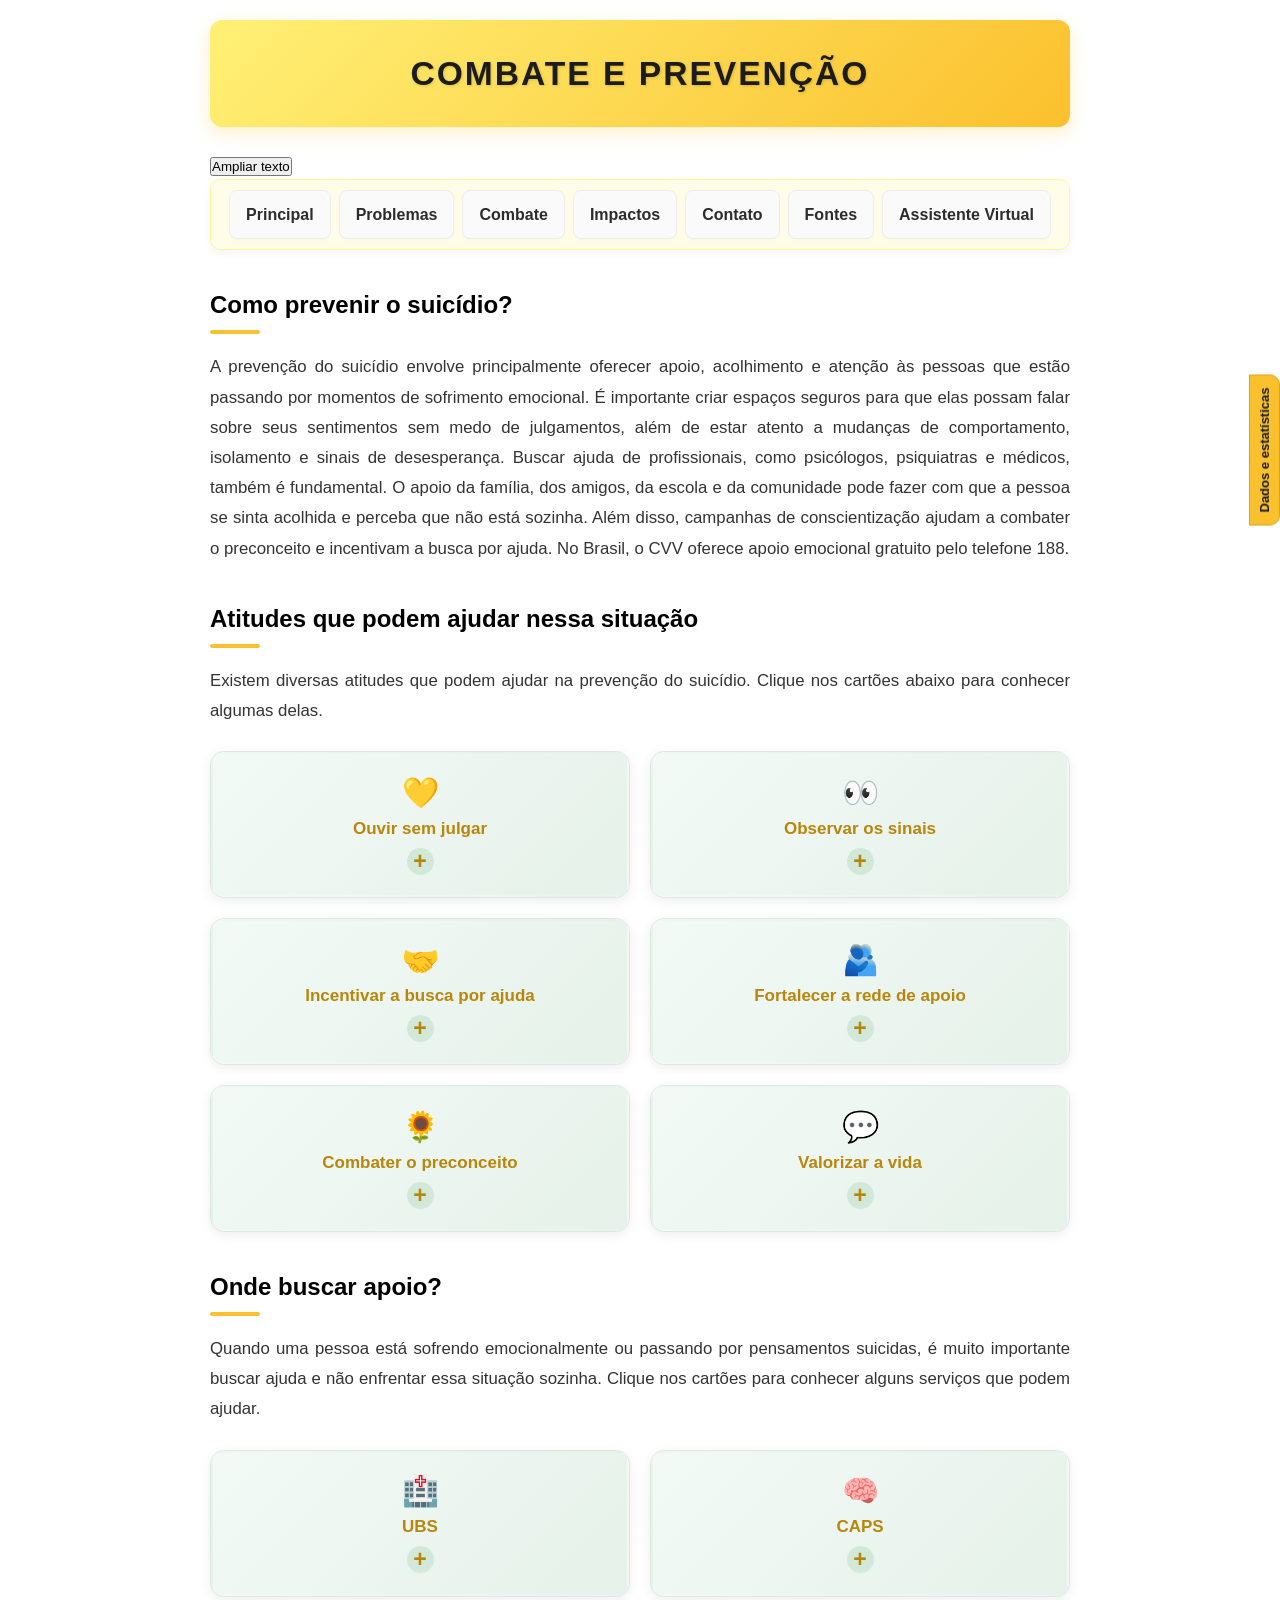
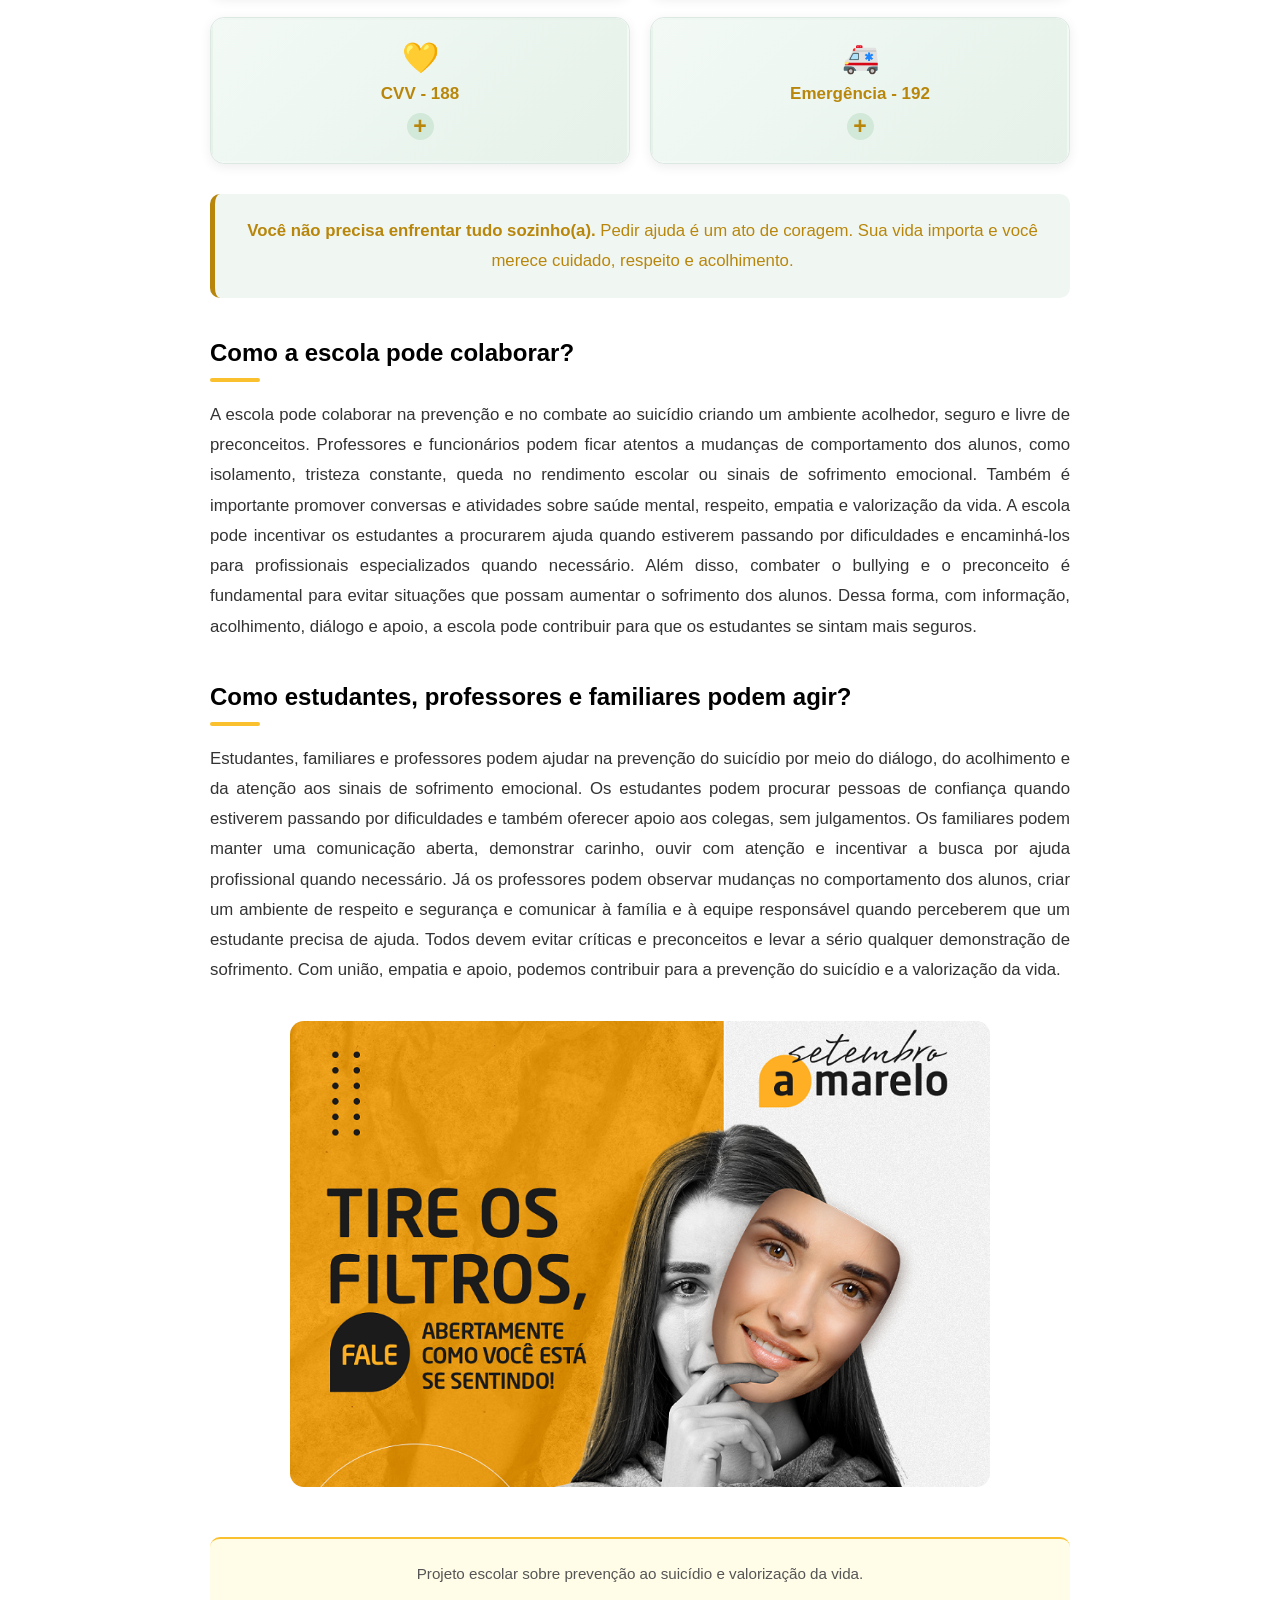
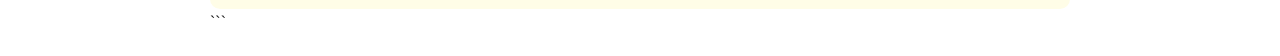
<file: combate.html>
<!DOCTYPE html>
<html lang="pt-br">

<head>
    <meta charset="UTF-8">
    <meta name="viewport" content="width=device-width, initial-scale=1.0">

    <title>Combate e Prevenção - Prevenção ao Suicídio</title>
    <link rel="stylesheet" href="style.css">
    <link rel="stylesheet" href="combate.css">

    <script src="interacoes.js" defer></script>
    <script src="combate.js" defer></script>
</head>

<body>

    <!-- BOTÃO FIXO DE DADOS E ESTATÍSTICAS -->
    <button type="button"
        id="abrir-dados"
        aria-expanded="false"
        aria-controls="painel-dados">
        Dados e estatísticas
    </button>

    <!-- TÍTULO PRINCIPAL -->
    <header>
        <h1>COMBATE E PREVENÇÃO</h1>

        <button type="button" id="botao-fonte" aria-pressed="false">
            Ampliar texto
        </button>
    </header>

    <!-- MENU DE NAVEGAÇÃO -->
    <nav>
        <ul>
            <li><a href="index.html">Principal</a></li>
            <li><a href="problema.html">Problemas</a></li>
            <li><a href="combate.html">Combate</a></li>
            <li><a href="impactos.html">Impactos</a></li>
            <li><a href="contato.html">Contato</a></li>
            <li><a href="fontes.html">Fontes</a></li>
            <li><a href="assistente.html">Assistente Virtual</a></li>
        </ul>
    </nav>

    <main>

        <!-- INTRODUÇÃO -->
        <section class="combate-introducao">

            <h2>Como prevenir o suicídio?</h2>

            <p>
                A prevenção do suicídio envolve principalmente oferecer apoio,
                acolhimento e atenção às pessoas que estão passando por momentos
                de sofrimento emocional. É importante criar espaços seguros para
                que elas possam falar sobre seus sentimentos sem medo de julgamentos,
                além de estar atento a mudanças de comportamento, isolamento e
                sinais de desesperança.

                Buscar ajuda de profissionais, como psicólogos, psiquiatras e médicos,
                também é fundamental. O apoio da família, dos amigos, da escola e da
                comunidade pode fazer com que a pessoa se sinta acolhida e perceba
                que não está sozinha.

                Além disso, campanhas de conscientização ajudam a combater o
                preconceito e incentivam a busca por ajuda. No Brasil, o CVV oferece
                apoio emocional gratuito pelo telefone 188.
            </p>

        </section>

        <!-- ATITUDES DE PREVENÇÃO -->
        <section class="secao-prevencao">

            <h2>Atitudes que podem ajudar nessa situação</h2>

            <p>
                Existem diversas atitudes que podem ajudar na prevenção do suicídio.
                Clique nos cartões abaixo para conhecer algumas delas.
            </p>

            <div class="grade-prevencao">

                <!-- CARTÃO 1 -->
                <article class="item-card">

                    <button type="button"
                        class="card-prevencao"
                        aria-expanded="false"
                        aria-controls="prevencao-1">

                        <span class="icone-prevencao">💛</span>
                        <span class="titulo-card">Ouvir sem julgar</span>
                        <span class="indicador-card">+</span>

                    </button>

                    <div class="conteudo-card" id="prevencao-1">
                        <p>
                            Ouvir alguém com atenção, respeito e empatia pode fazer
                            toda a diferença. Permita que a pessoa fale sobre seus
                            sentimentos sem críticas, interrupções ou julgamentos.
                        </p>
                    </div>

                </article>

                <!-- CARTÃO 2 -->
                <article class="item-card">

                    <button type="button"
                        class="card-prevencao"
                        aria-expanded="false"
                        aria-controls="prevencao-2">

                        <span class="icone-prevencao">👀</span>
                        <span class="titulo-card">Observar os sinais</span>
                        <span class="indicador-card">+</span>

                    </button>

                    <div class="conteudo-card" id="prevencao-2">
                        <p>
                            Mudanças de comportamento, isolamento, tristeza intensa
                            e falas de desesperança podem indicar sofrimento emocional.
                            Leve esses sinais a sério e ofereça apoio.
                        </p>
                    </div>

                </article>

                <!-- CARTÃO 3 -->
                <article class="item-card">

                    <button type="button"
                        class="card-prevencao"
                        aria-expanded="false"
                        aria-controls="prevencao-3">

                        <span class="icone-prevencao">🤝</span>
                        <span class="titulo-card">Incentivar a busca por ajuda</span>
                        <span class="indicador-card">+</span>

                    </button>

                    <div class="conteudo-card" id="prevencao-3">
                        <p>
                            Incentive a pessoa a procurar psicólogos, psiquiatras,
                            médicos ou serviços de saúde. Ofereça ajuda para encontrar
                            atendimento e acompanhá-la, se possível.
                        </p>
                    </div>

                </article>

                <!-- CARTÃO 4 -->
                <article class="item-card">

                    <button type="button"
                        class="card-prevencao"
                        aria-expanded="false"
                        aria-controls="prevencao-4">

                        <span class="icone-prevencao">🫂</span>
                        <span class="titulo-card">Fortalecer a rede de apoio</span>
                        <span class="indicador-card">+</span>

                    </button>

                    <div class="conteudo-card" id="prevencao-4">
                        <p>
                            Família, amigos, professores e pessoas de confiança
                            podem formar uma rede de apoio importante. Demonstrar
                            carinho e disponibilidade ajuda a diminuir a sensação
                            de solidão.
                        </p>
                    </div>

                </article>

                <!-- CARTÃO 5 -->
                <article class="item-card">

                    <button type="button"
                        class="card-prevencao"
                        aria-expanded="false"
                        aria-controls="prevencao-5">

                        <span class="icone-prevencao">🌻</span>
                        <span class="titulo-card">Combater o preconceito</span>
                        <span class="indicador-card">+</span>

                    </button>

                    <div class="conteudo-card" id="prevencao-5">
                        <p>
                            Falar sobre saúde mental com respeito ajuda a combater
                            o preconceito e torna mais fácil procurar ajuda quando
                            alguém está passando por dificuldades.
                        </p>
                    </div>

                </article>

                <!-- CARTÃO 6 -->
                <article class="item-card">

                    <button type="button"
                        class="card-prevencao"
                        aria-expanded="false"
                        aria-controls="prevencao-6">

                        <span class="icone-prevencao">💬</span>
                        <span class="titulo-card">Valorizar a vida</span>
                        <span class="indicador-card">+</span>

                    </button>

                    <div class="conteudo-card" id="prevencao-6">
                        <p>
                            Incentivar o diálogo, o respeito, o acolhimento e o cuidado
                            com a saúde emocional contribui para um ambiente em que
                            todos possam se sentir importantes e acolhidos.
                        </p>
                    </div>

                </article>

            </div>

        </section>

        <!-- ONDE BUSCAR APOIO -->
        <section class="secao-apoio">

            <h2>Onde buscar apoio?</h2>

            <p>
                Quando uma pessoa está sofrendo emocionalmente ou passando por
                pensamentos suicidas, é muito importante buscar ajuda e não
                enfrentar essa situação sozinha.

                Clique nos cartões para conhecer alguns serviços que podem ajudar.
            </p>

            <div class="grade-apoio">

                <!-- UBS -->
                <article class="item-card">

                    <button type="button"
                        class="card-apoio"
                        aria-expanded="false"
                        aria-controls="apoio-1">

                        <span class="icone-prevencao">🏥</span>
                        <span class="titulo-card">UBS</span>
                        <span class="indicador-card">+</span>

                    </button>

                    <div class="conteudo-card" id="apoio-1">
                        <p>
                            A Unidade Básica de Saúde oferece atendimento inicial
                            e orientação. Você pode procurar a UBS mais próxima
                            para conversar com profissionais de saúde.
                        </p>
                    </div>

                </article>

                <!-- CAPS -->
                <article class="item-card">

                    <button type="button"
                        class="card-apoio"
                        aria-expanded="false"
                        aria-controls="apoio-2">

                        <span class="icone-prevencao">🧠</span>
                        <span class="titulo-card">CAPS</span>
                        <span class="indicador-card">+</span>

                    </button>

                    <div class="conteudo-card" id="apoio-2">
                        <p>
                            Os Centros de Atenção Psicossocial oferecem atendimento
                            especializado em saúde mental, acolhimento e acompanhamento
                            de pessoas em sofrimento psíquico.
                        </p>
                    </div>

                </article>

                <!-- CVV -->
                <article class="item-card">

                    <button type="button"
                        class="card-apoio"
                        aria-expanded="false"
                        aria-controls="apoio-3">

                        <span class="icone-prevencao">💛</span>
                        <span class="titulo-card">CVV - 188</span>
                        <span class="indicador-card">+</span>

                    </button>

                    <div class="conteudo-card" id="apoio-3">
                        <p>
                            O Centro de Valorização da Vida oferece apoio emocional
                            gratuito pelo telefone 188, com atendimento 24 horas
                            por dia. Em situações de sofrimento, você pode conversar
                            com alguém.
                        </p>
                    </div>

                </article>

                <!-- EMERGÊNCIA -->
                <article class="item-card">

                    <button type="button"
                        class="card-apoio"
                        aria-expanded="false"
                        aria-controls="apoio-4">

                        <span class="icone-prevencao">🚑</span>
                        <span class="titulo-card">Emergência - 192</span>
                        <span class="indicador-card">+</span>

                    </button>

                    <div class="conteudo-card" id="apoio-4">
                        <p>
                            Em situações de risco imediato, procure uma UPA ou
                            pronto-socorro ou ligue para o SAMU pelo número 192.
                            Se possível, não deixe a pessoa sozinha enquanto
                            busca ajuda.
                        </p>
                    </div>

                </article>

            </div>

            <div class="mensagem-apoio">
                <p>
                    <strong>Você não precisa enfrentar tudo sozinho(a).</strong>
                    Pedir ajuda é um ato de coragem. Sua vida importa e você
                    merece cuidado, respeito e acolhimento.
                </p>
            </div>

        </section>

        <!-- PAPEL DA ESCOLA -->
        <section class="secao-escola">

            <h2>Como a escola pode colaborar?</h2>

            <p>
                A escola pode colaborar na prevenção e no combate ao suicídio
                criando um ambiente acolhedor, seguro e livre de preconceitos.

                Professores e funcionários podem ficar atentos a mudanças de
                comportamento dos alunos, como isolamento, tristeza constante,
                queda no rendimento escolar ou sinais de sofrimento emocional.

                Também é importante promover conversas e atividades sobre saúde
                mental, respeito, empatia e valorização da vida. A escola pode
                incentivar os estudantes a procurarem ajuda quando estiverem
                passando por dificuldades e encaminhá-los para profissionais
                especializados quando necessário.

                Além disso, combater o bullying e o preconceito é fundamental
                para evitar situações que possam aumentar o sofrimento dos alunos.
                Dessa forma, com informação, acolhimento, diálogo e apoio, a escola
                pode contribuir para que os estudantes se sintam mais seguros.
            </p>

        </section>

        <!-- PAPEL DA FAMÍLIA E DOS ESTUDANTES -->
        <section class="secao-comunidade">

            <h2>Como estudantes, professores e familiares podem agir?</h2>

            <p>
                Estudantes, familiares e professores podem ajudar na prevenção
                do suicídio por meio do diálogo, do acolhimento e da atenção aos
                sinais de sofrimento emocional.

                Os estudantes podem procurar pessoas de confiança quando estiverem
                passando por dificuldades e também oferecer apoio aos colegas,
                sem julgamentos.

                Os familiares podem manter uma comunicação aberta, demonstrar
                carinho, ouvir com atenção e incentivar a busca por ajuda
                profissional quando necessário.

                Já os professores podem observar mudanças no comportamento dos
                alunos, criar um ambiente de respeito e segurança e comunicar
                à família e à equipe responsável quando perceberem que um
                estudante precisa de ajuda.

                Todos devem evitar críticas e preconceitos e levar a sério
                qualquer demonstração de sofrimento. Com união, empatia e apoio,
                podemos contribuir para a prevenção do suicídio e a valorização
                da vida.
            </p>

        </section>

        <!-- IMAGEM -->
        <section class="secao-imagem">

            <figure class="imagem-combate">
                <img
                    src="1fototds.png"
                    alt="Imagem ilustrativa do projeto de combate e prevenção ao suicídio">
            </figure>

        </section>

    </main>

    <!-- RODAPÉ -->
    <footer>
        <p>
            Projeto escolar sobre prevenção ao suicídio e valorização da vida.
        </p>
    </footer>

</body>
</html>
```
</file>
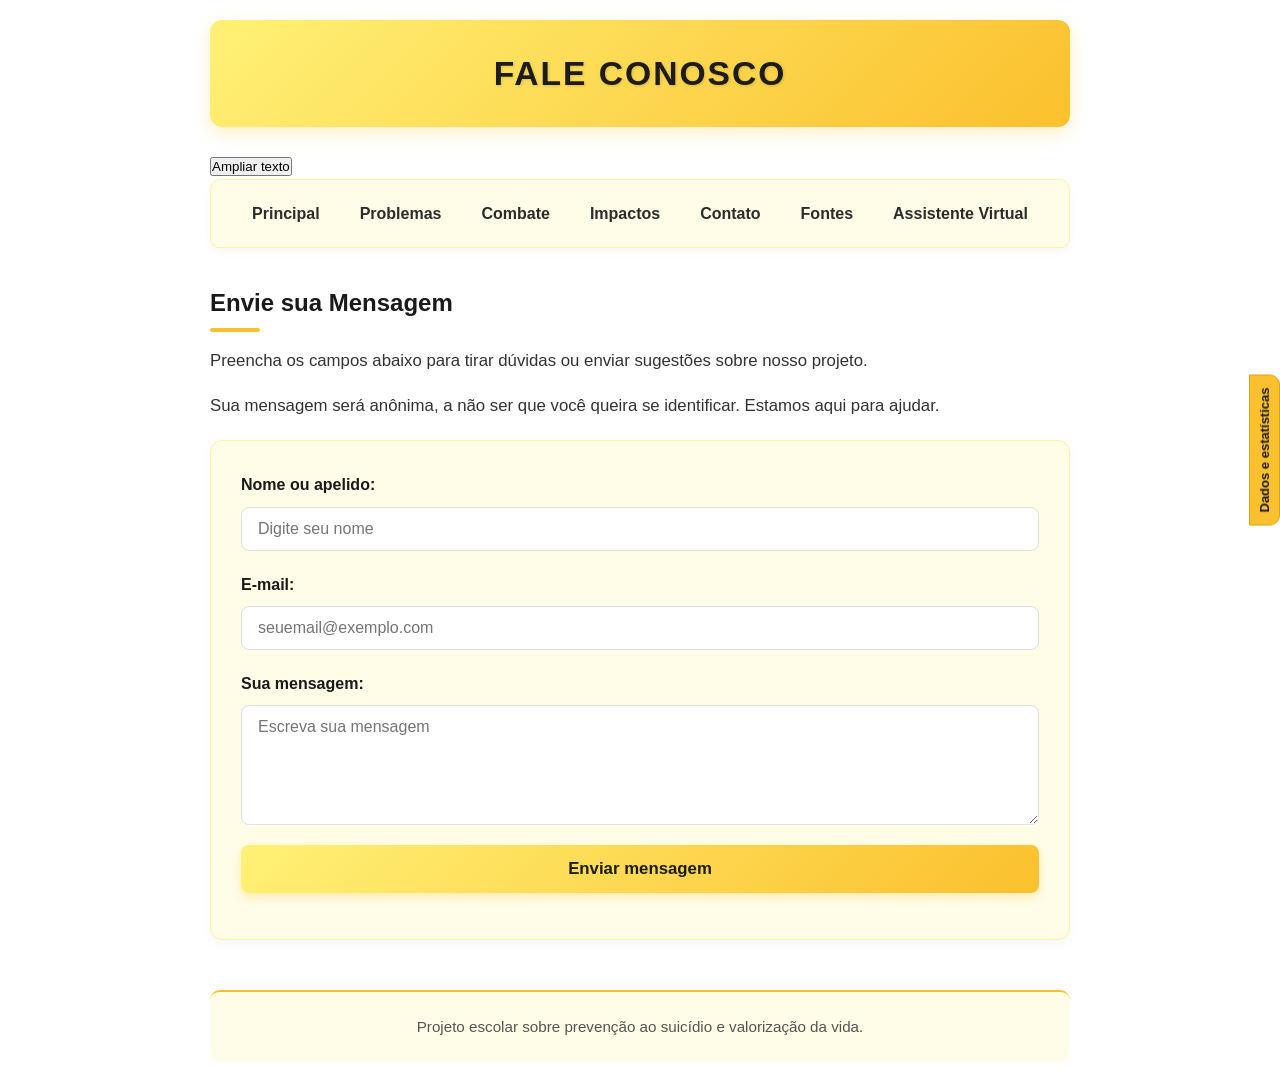
<file: contato.html>
<!DOCTYPE html>
<html lang="pt-br">

<head>
    <meta charset="UTF-8">
    <meta name="viewport" content="width=device-width, initial-scale=1.0">

    <title>Contato - Prevenção ao Suicídio</title>

    <link rel="stylesheet" href="style.css">
    <script src="interacoes.js" defer></script>
</head>

<body>

    <button type="button"
        id="abrir-dados"
        aria-expanded="false"
        aria-controls="painel-dados">
        Dados e estatísticas
    </button>

    <!-- CABEÇALHO -->
    <header>
        <h1>FALE CONOSCO</h1>

        <!-- BOTÃO DE ACESSIBILIDADE -->
        <button type="button" id="botao-fonte"
            aria-pressed="false">
            Ampliar texto
        </button>
    </header>

    <!-- MENU DE NAVEGAÇÃO -->
    <nav>
        <ul>
            <a href="index.html">Principal</a>
            <a href="problema.html">Problemas</a>
            <a href="combate.html">Combate</a>
            <a href="impactos.html">Impactos</a>
            <a href="contato.html">Contato</a>
            <a href="fontes.html">Fontes</a>
            <a href="assistente.html"> Assistente Virtual </a>
        </ul>
    </nav>

    <!-- CONTEÚDO PRINCIPAL -->
    <main>

        <h2>Envie sua Mensagem</h2>

        <p>
            Preencha os campos abaixo para tirar dúvidas
            ou enviar sugestões sobre nosso projeto.
        </p>

        <p>
            Sua mensagem será anônima, a não ser que
            você queira se identificar. Estamos aqui para ajudar.
        </p>

        <!-- FORMULÁRIO DE CONTATO -->
        <form id="form-contato"
            class="formulario-contato"
            action="contato.php"
            method="POST">

            <div class="campo">
                <label for="nome">Nome ou apelido:</label>

                <input
                    type="text"
                    id="nome"
                    name="nome"
                    placeholder="Digite seu nome"
                    maxlength="80"
                    required>
            </div>

            <div class="campo">
                <label for="email">E-mail:</label>

                <input
                    type="email"
                    id="email"
                    name="email"
                    placeholder="seuemail@exemplo.com"
                    required>
            </div>

            <div class="campo">
                <label for="mensagem">Sua mensagem:</label>

                <textarea
                    id="mensagem"
                    name="mensagem"
                    rows="5"
                    maxlength="1000"
                    placeholder="Escreva sua mensagem"
                    required></textarea>
            </div>

            <!-- BOTÃO DE ENVIO -->
            <button type="submit" class="botao-enviar">
                Enviar mensagem
            </button>

            <!-- RESULTADO DO ENVIO -->
            <p
                id="resultado-contato"
                role="status"
                aria-live="polite">
            </p>

        </form>

    </main>

    <!-- LOCAL ONDE O PAINEL DE DADOS SERÁ CARREGADO -->
    <div id="local-dados"></div>

    <!-- RODAPÉ -->
    <footer>
        <p>
            Projeto escolar sobre prevenção ao suicídio
            e valorização da vida.
        </p>
    </footer>

</body>
</html>
</file>
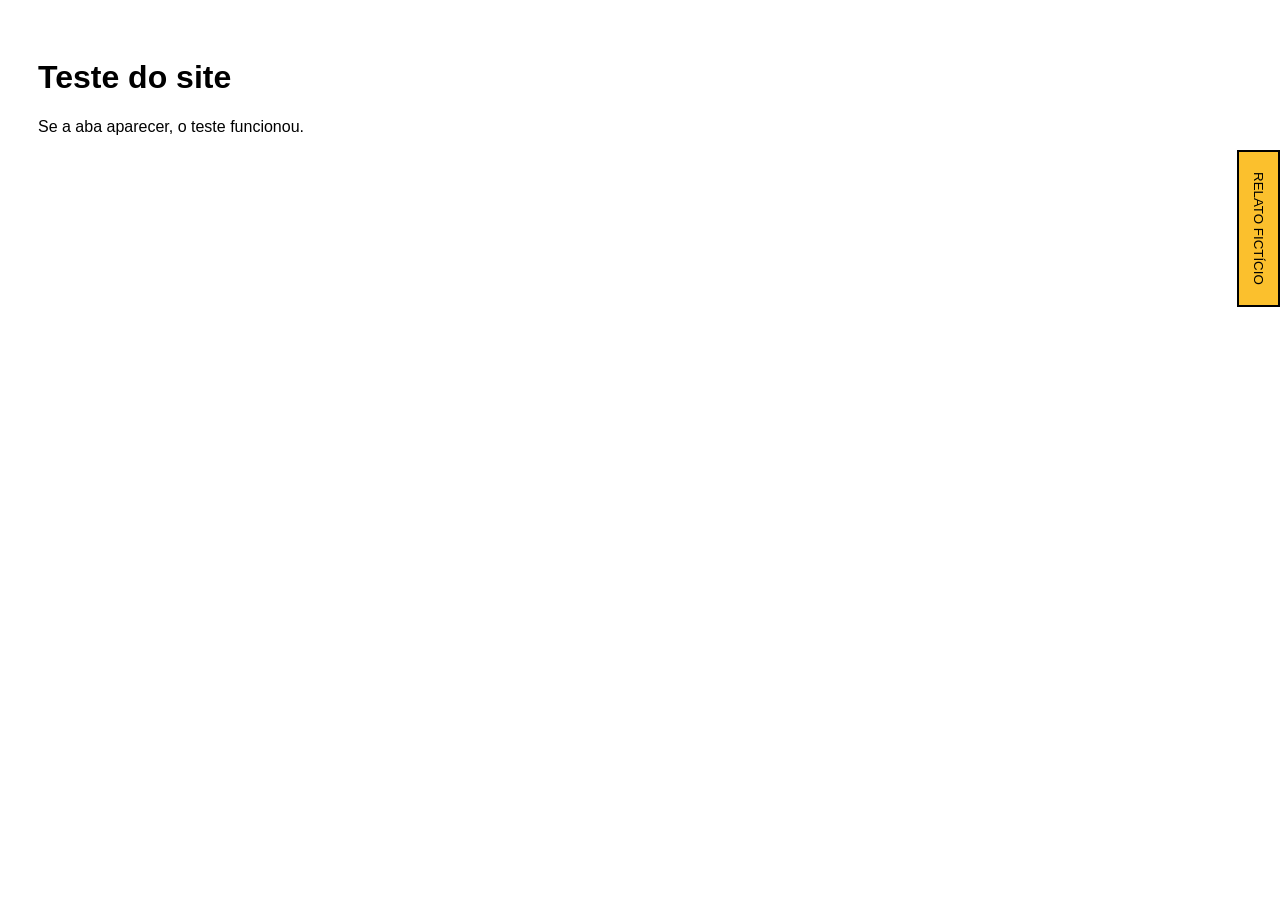
<file: formulariofic.html>
<!DOCTYPE html>
<html lang="pt-br">
<head>
    <meta charset="UTF-8">
    <title>Teste da aba amarela</title>
    <style>
        body {
            font-family: Arial, sans-serif;
            padding: 30px;
        }

        #aba {
            position: fixed;
            top: 150px;
            right: 0;
            z-index: 99999;
            padding: 20px 12px;
            background: #fbc02d;
            color: black;
            border: 2px solid black;
            writing-mode: vertical-rl;
            cursor: pointer;
        }
    </style>
</head>
<body>

    <h1>Teste do site</h1>
    <p>Se a aba aparecer, o teste funcionou.</p>

    <button id="aba" onclick="alert('A aba está funcionando!')">
        RELATO FICTÍCIO
    </button>

</body>
</html>
</file>
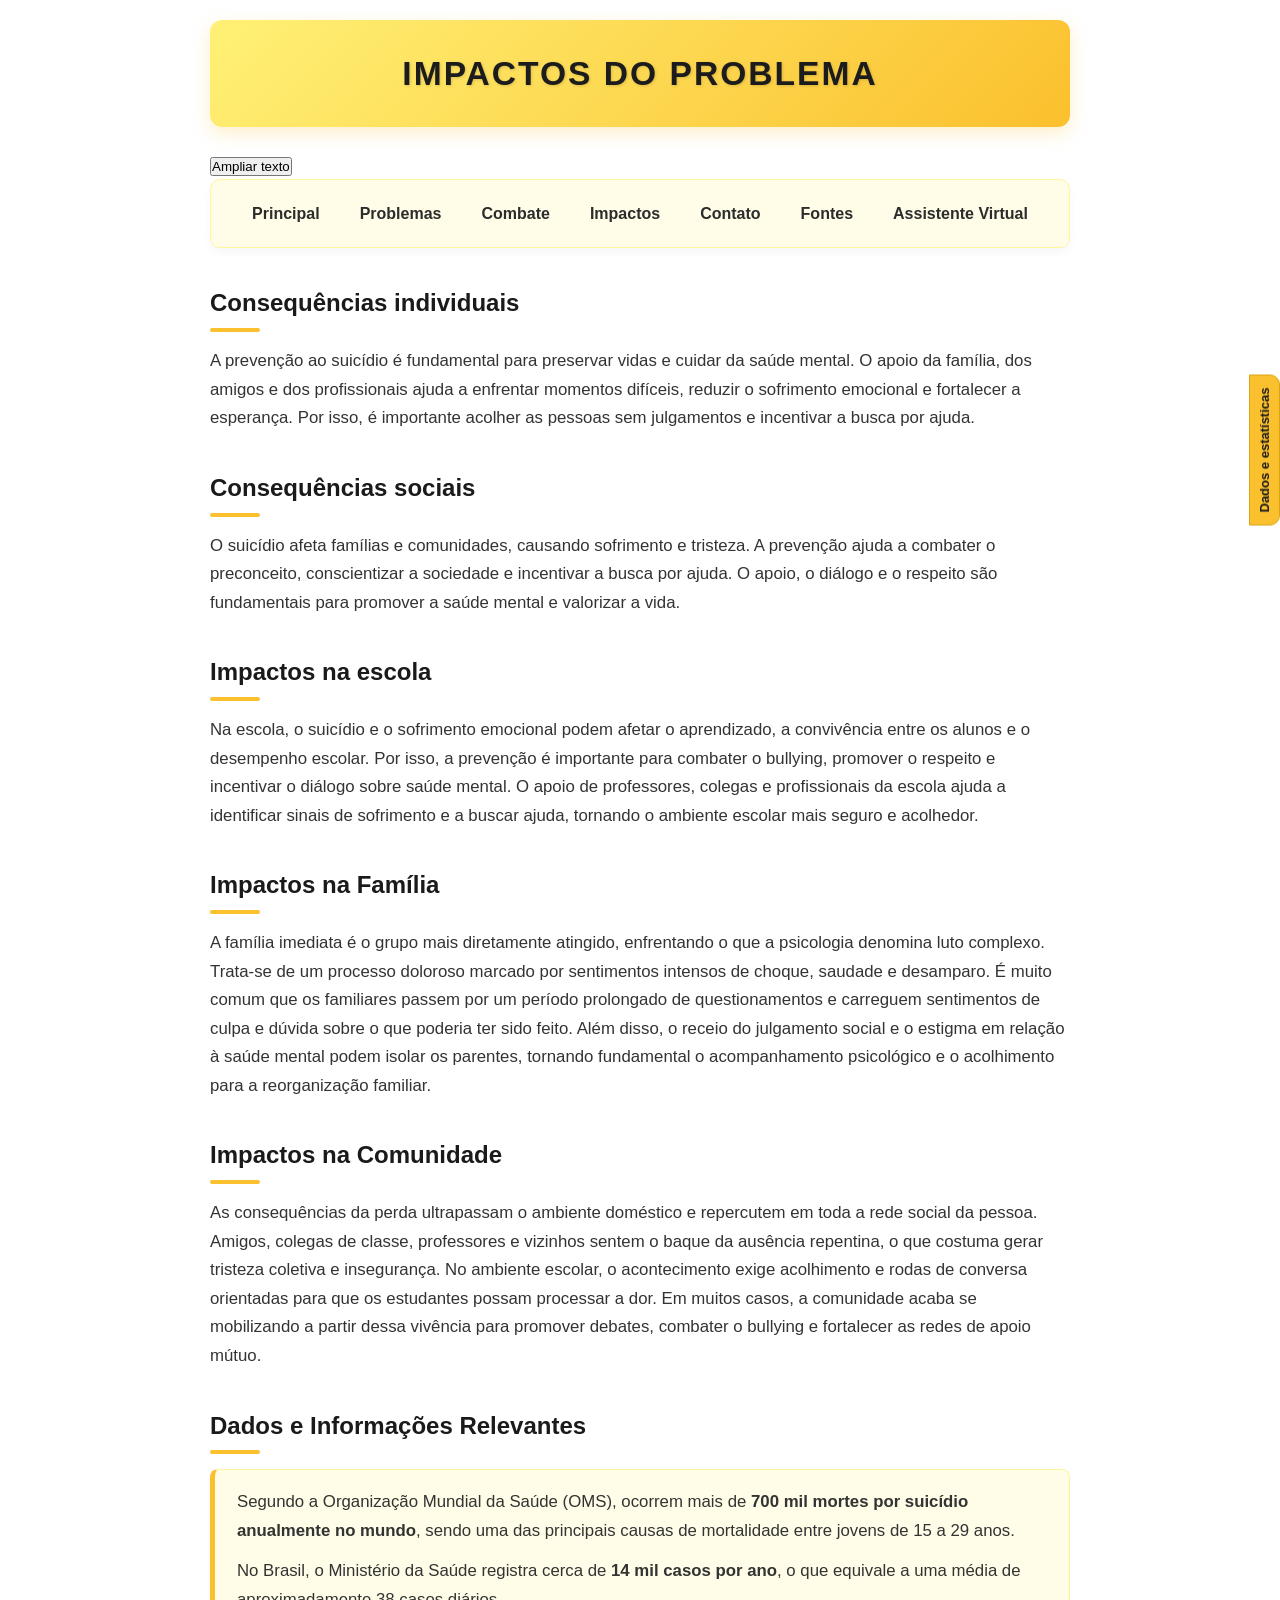
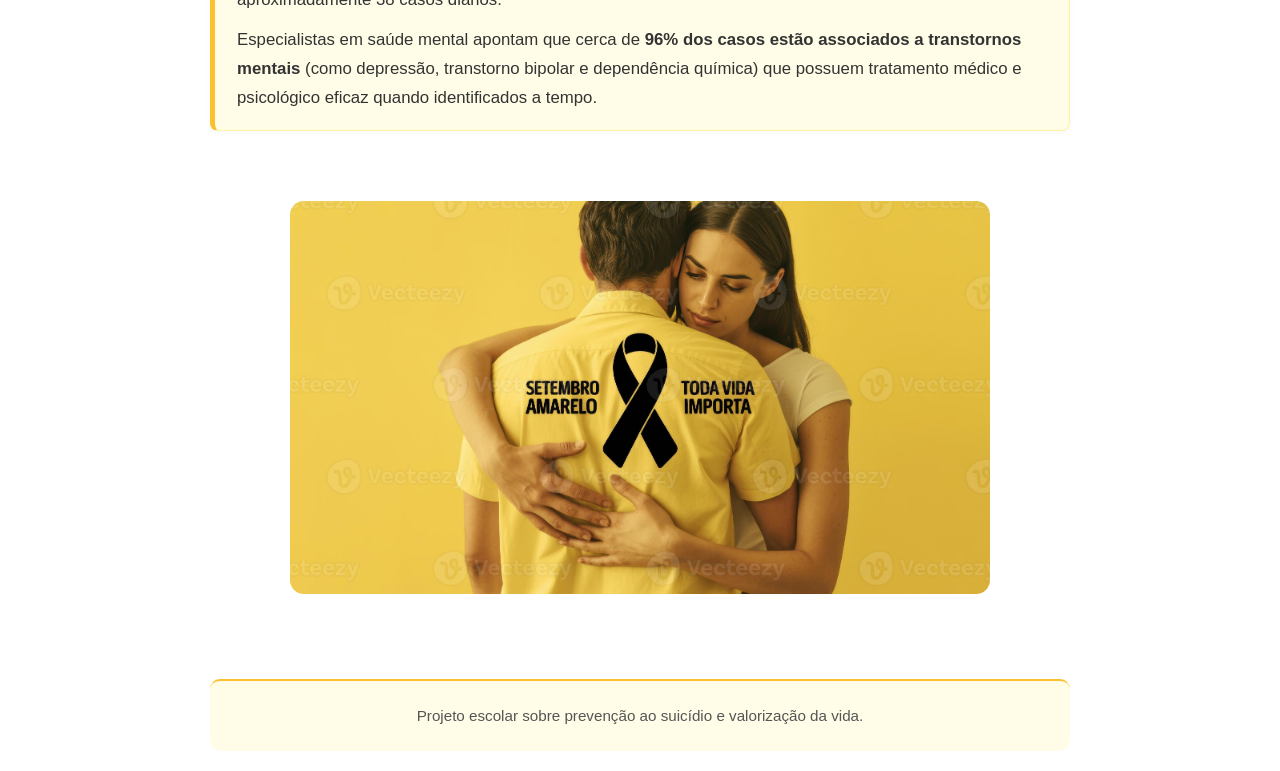
<file: impactos.html>
<!DOCTYPE html>
<html lang="pt-br">

<head>
    <meta charset="UTF-8">
    <meta name="viewport" content="width=device-width, initial-scale=1.0">
    <title>Impactos - Prevenção ao Suicídio</title>

    <script src="interacoes.js" defer></script>

    <link rel="stylesheet" href="style.css">
    <link rel="stylesheet" href="impactos.css">

</head>

<body>

    <button type="button"
        id="abrir-dados"
        aria-expanded="false"
        aria-controls="painel-dados">
        Dados e estatísticas
    </button>

    <!-- TÍTULO PRINCIPAL -->
    <h1>IMPACTOS DO PROBLEMA</h1>

    <button type="button" id="botao-fonte"
        aria-pressed="false">
        Ampliar texto
    </button>

    <!-- MENU DE NAVEGAÇÃO -->
    <nav>
        <ul>
            <a href="index.html">Principal</a>
            <a href="problema.html">Problemas</a>
            <a href="combate.html">Combate</a>
            <a href="impactos.html">Impactos</a>
            <a href="contato.html">Contato</a>
            <a href="fontes.html">Fontes</a>
            <a href="assistente.html"> Assistente Virtual </a>
        </ul>
    </nav>

    <!-- 1. EM QUEM PODE ATINGIR -->
    <h2>Consequências individuais</h2>
    <p>
        A prevenção ao suicídio é fundamental para preservar vidas e cuidar da saúde mental. O apoio da família,
        dos amigos e dos profissionais ajuda a enfrentar momentos difíceis, reduzir o sofrimento emocional e fortalecer a esperança.
        Por isso, é importante acolher as pessoas sem julgamentos e incentivar a busca por ajuda.
    </p>

    <h2>Consequências sociais</h2>
    <p>
        O suicídio afeta famílias e comunidades, causando sofrimento e tristeza.
        A prevenção ajuda a combater o preconceito, conscientizar a sociedade e incentivar a busca por ajuda.
        O apoio, o diálogo e o respeito são fundamentais para promover a saúde mental e valorizar a vida.
    </p>

    <h2>Impactos na escola</h2>
    <p>
        Na escola, o suicídio e o sofrimento emocional podem afetar o aprendizado, a convivência entre os alunos e o desempenho escolar.
        Por isso, a prevenção é importante para combater o bullying, promover o respeito e incentivar o diálogo sobre saúde mental.
        O apoio de professores, colegas e profissionais da escola ajuda a identificar sinais de sofrimento e a buscar ajuda,
        tornando o ambiente escolar mais seguro e acolhedor.
    </p>

    <h2>Impactos na Família</h2>
    <p>
        A família imediata é o grupo mais diretamente atingido, enfrentando o que a psicologia denomina luto complexo.
        Trata-se de um processo doloroso marcado por sentimentos intensos de choque, saudade e desamparo.
        É muito comum que os familiares passem por um período prolongado de questionamentos e carreguem sentimentos de culpa
        e dúvida sobre o que poderia ter sido feito. Além disso, o receio do julgamento social e o estigma
        em relação à saúde mental podem isolar os parentes, tornando fundamental o acompanhamento psicológico e o acolhimento
        para a reorganização familiar.
    </p>

    <!-- 2. EM SOCIEDADE -->
    <h2>Impactos na Comunidade</h2>
    <p>
        As consequências da perda ultrapassam o ambiente doméstico e repercutem em toda a rede social da pessoa.
        Amigos, colegas de classe, professores e vizinhos sentem o baque da ausência repentina,
        o que costuma gerar tristeza coletiva e insegurança. No ambiente escolar, o acontecimento exige acolhimento
        e rodas de conversa orientadas para que os estudantes possam processar a dor. Em muitos casos, a comunidade acaba se mobilizando
        a partir dessa vivência para promover debates, combater o bullying e fortalecer as redes de apoio mútuo.
    </p>

    <!-- 3. INFORMAÇÕES IMPORTANTES -->
    <h2>Dados e Informações Relevantes</h2>
    <div class="destaque-box">
        <p>
            Segundo a Organização Mundial da Saúde (OMS), ocorrem mais de <strong>700 mil mortes por suicídio anualmente no mundo</strong>,
            sendo uma das principais causas de mortalidade entre jovens de 15 a 29 anos.
        </p>
        <p>
            No Brasil, o Ministério da Saúde registra cerca de <strong>14 mil casos por ano</strong>, o que equivale a uma média de aproximadamente 38 casos diários.
        </p>
        <p>
            Especialistas em saúde mental apontam que cerca de <strong>96% dos casos estão associados a transtornos mentais</strong>
            (como depressão, transtorno bipolar e dependência química) que possuem tratamento médico e psicológico eficaz quando identificados a tempo.
        </p>
    </div>

    <!-- IMAGEM -->
    <section class="secao-imagem">

        <figure class="imagem-impactos">
            <img
                src="2fototds.jpeg"
                alt="Imagem ilustrativa sobre os impactos do problema">
        </figure>

    </section>

    <!-- LOCAL ONDE O PAINEL DE DADOS SERÁ CARREGADO -->
    <div id="local-dados"></div>

    <!-- RODAPÉ -->
    <footer>
        <p>Projeto escolar sobre prevenção ao suicídio e valorização da vida.</p>
    </footer>

</body>
</html>
</file>
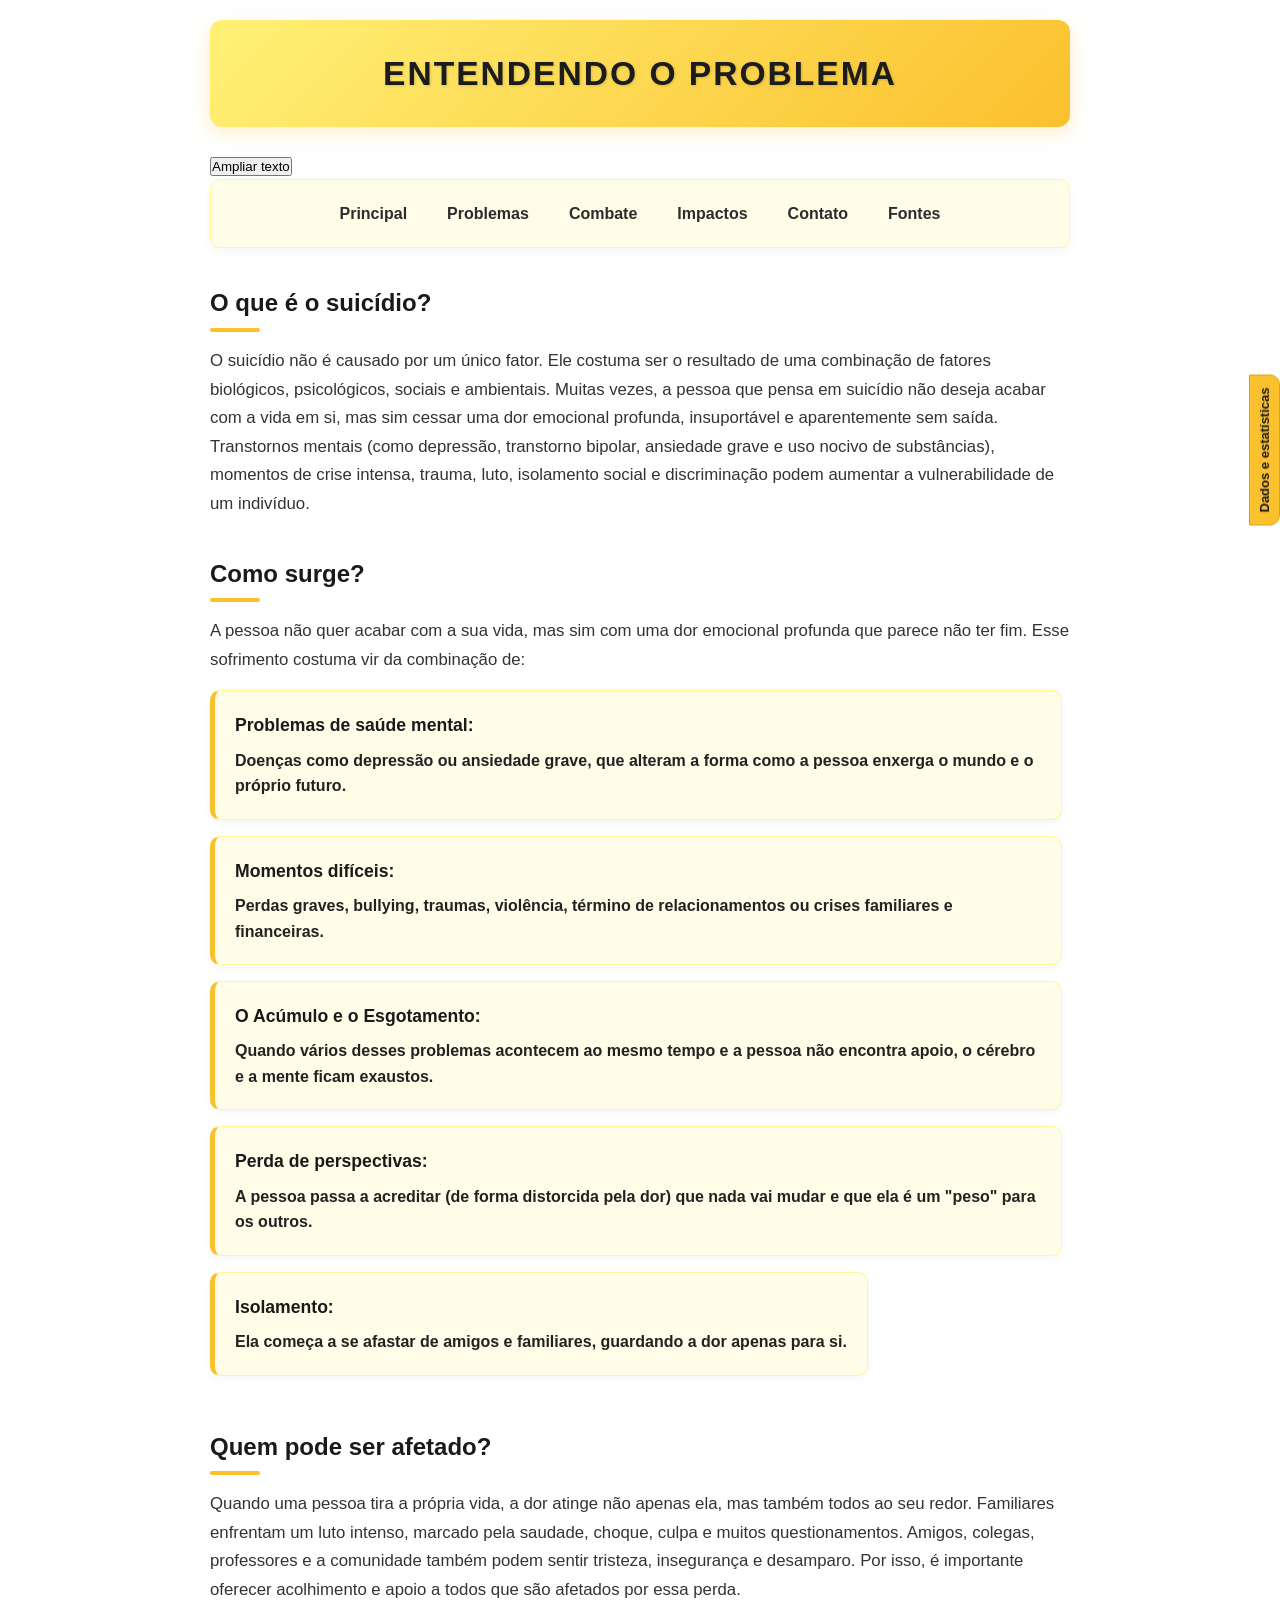
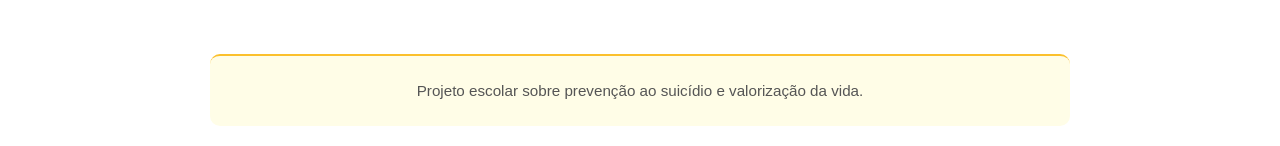
<file: problema.html>
<!DOCTYPE html>
<html lang="pt-br">

<head>
    <meta charset="UTF-8">
    <meta name="viewport" content="width=device-width, initial-scale=1.0">
    <title>Problemas - Prevenção ao Suicídio</title>
    <link rel="stylesheet" href="style.css">
    <script src="interacoes.js" defer> </script>
</head>

<body>

    <!-- TÍTULO PRINCIPAL -->
    <h1>ENTENDENDO O PROBLEMA</h1>

    <button type="button" id="botao-fonte"
            aria-pressed="false">
            Ampliar texto
        </button>


    <!-- MENU DE NAVEGAÇÃO -->
    <nav>
        <ul>
            <a href="index.html">Principal</a>
            <a href="problema.html">Problemas</a>
            <a href="combate.html">Combate</a>
            <a href="impactos.html">Impactos</a>
            <a href="contato.html">Contato</a>
            <a href="fontes.html">Fontes</a>
        </ul>
    </nav>

    <!-- 1. O QUE É O PROBLEMA? -->
    <h2>O que é o suicídio?</h2>
    <p>
        O suicídio não é causado por um único fator. Ele costuma ser o resultado de uma combinação de fatores biológicos, psicológicos, sociais e ambientais.
        Muitas vezes, a pessoa que pensa em suicídio não deseja acabar com a vida em si, mas sim cessar uma dor emocional profunda, insuportável e aparentemente sem saída.
        Transtornos mentais (como depressão, transtorno bipolar, ansiedade grave e uso nocivo de substâncias), momentos de crise intensa, trauma, luto, isolamento social e discriminação podem aumentar a vulnerabilidade de um indivíduo.
    </p>

    <!-- 3. ONDE PODE ACONTECER / COMO SURGE -->
    <h2>Como surge?</h2>
    <p>
        A pessoa não quer acabar com a sua vida, mas sim com uma dor emocional profunda que parece não ter fim. Esse sofrimento costuma vir da combinação de:
    </p>

    <ul class="cards-lista">
        <li>
            <strong>Problemas de saúde mental:</strong> Doenças como depressão ou ansiedade grave, que alteram a forma como a pessoa enxerga o mundo e o próprio futuro.
        </li>
        <li>
            <strong>Momentos difíceis:</strong> Perdas graves, bullying, traumas, violência, término de relacionamentos ou crises familiares e financeiras.
        </li>
        <li>
            <strong>O Acúmulo e o Esgotamento:</strong> Quando vários desses problemas acontecem ao mesmo tempo e a pessoa não encontra apoio, o cérebro e a mente ficam exaustos.
        </li>
        <li>
            <strong>Perda de perspectivas:</strong> A pessoa passa a acreditar (de forma distorcida pela dor) que nada vai mudar e que ela é um "peso" para os outros.
        </li>
        <li>
            <strong>Isolamento:</strong> Ela começa a se afastar de amigos e familiares, guardando a dor apenas para si.
        </li>
    </ul>

    <!-- 4. QUEM PODE SER AFETADO? -->
    <h2>Quem pode ser afetado?</h2>
    <p>
        Quando uma pessoa tira a própria vida, a dor atinge não apenas ela, mas também todos ao seu redor. Familiares enfrentam 
        um luto intenso, marcado pela saudade, choque, culpa e muitos questionamentos. Amigos, colegas, professores e a comunidade 
        também podem sentir tristeza, insegurança e desamparo. Por isso, é importante oferecer acolhimento e apoio a todos que são afetados por essa perda.
    </p>

    <button type="button" id="abrir-dados"
        aria-expanded="false"
        aria-controls="painel-dados">
    Dados e estatísticas
</button>

<div id="local-dados"></div>

    <!-- RODAPÉ -->
    <footer>
        <p>Projeto escolar sobre prevenção ao suicídio e valorização da vida.</p>
    </footer>

</body>
</html>
</file>
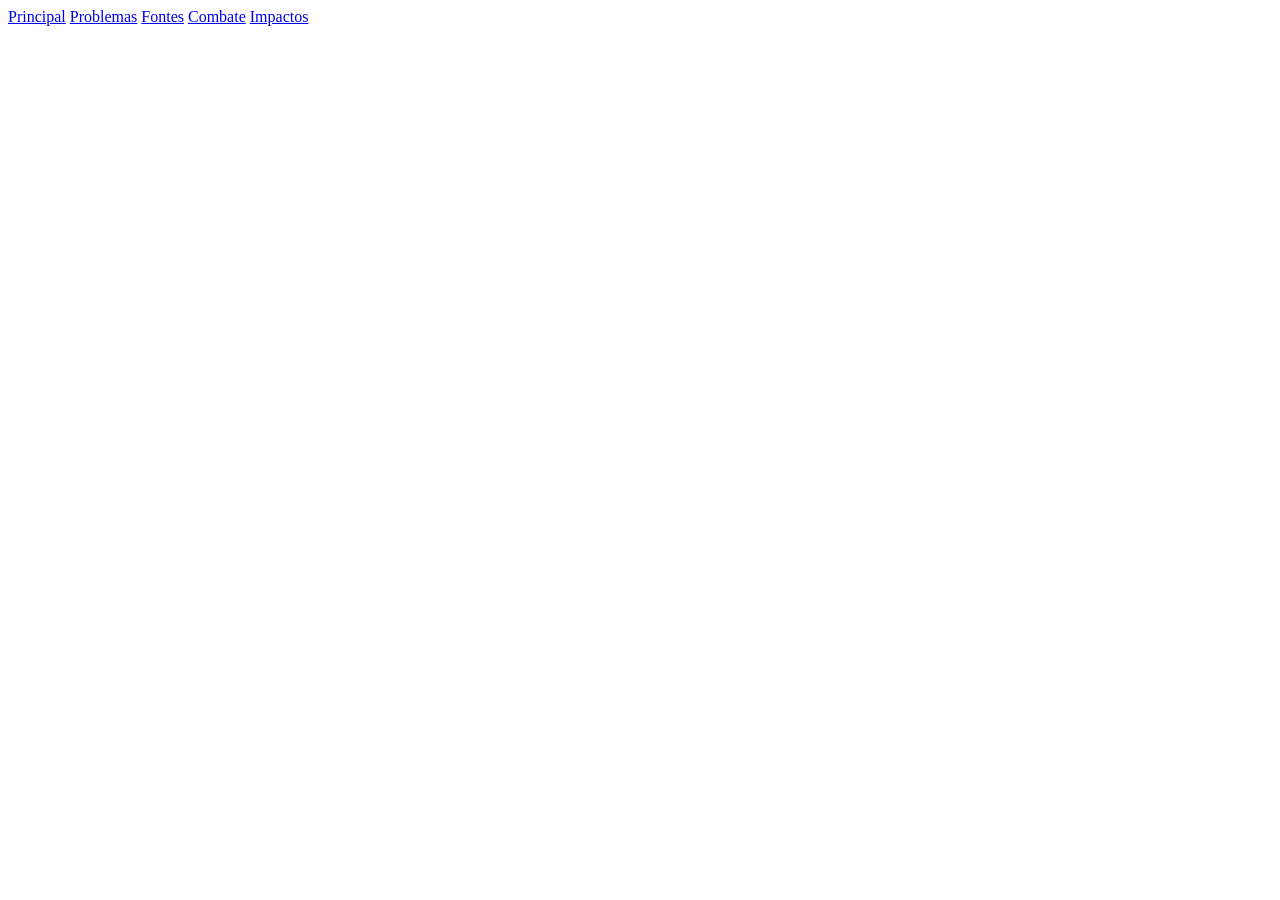
<file: html/combate.html>
<!DOCTYPE html>
<html lang="pt-br">
<head>
    <meta charset="UTF-8">
    <meta name="viewport" content="width=device-width, initial-scale=1.0">
    <title>PREVENÇÃO A0 SUÍCIDIO</title>

</head>
<body>
    <div class="topnav">
  <a href="index.html">Principal</a>
  <a href="problema.html">Problemas</a>
  <a href="fontes.html">Fontes</a>
  <a href="combate.html">Combate</a>
  <a href="impactos.html">Impactos</a>
    </div>

</body>
</html>
</file>
<file: style.css>
/* INDEX.HTML  */


/* Reset e configurações gerais */
* {
    margin: 0;
    padding: 0;
    box-sizing: border-box;
}

body {
    font-family: 'Segoe UI', Tahoma, Geneva, Verdana, sans-serif;
    background-color: #ffffff;
    color: #1a1a1a;
    line-height: 1.7;
    max-width: 900px;
    margin: 0 auto;
    padding: 20px;
}

/* Título Principal (H1) - Detalhado e com Sombra */
h1 {
    background: linear-gradient(135deg, #fff176, #fbc02d);
    color: #1c1c1c;
    text-align: center;
    padding: 30px 20px;
    text-transform: uppercase;
    letter-spacing: 2px;
    font-size: 2.3rem;
    font-weight: 800;
    border-radius: 12px;
    margin-bottom: 25px;
  
}

/* Menu de Navegação (<nav>) */
nav {
    background-color: #fffde7;
    border: 1px solid #fff59d;
    border-radius: 10px;
    margin-bottom: 35px;
    padding: 10px;
    box-shadow: 0 4px 10px rgba(0, 0, 0, 0.04);
}

nav ul {
    list-style: none;
    display: flex;
    justify-content: center;
    flex-wrap: wrap;
    gap: 8px;
    padding: 0;
    margin: 0;
}

nav a {
    color: #2c2c2c;
    text-decoration: none;
    font-weight: 600;
    padding: 10px 18px;
    border-radius: 8px;
    transition: all 0.25s ease;
}

nav a:hover {
    background-color: #fbc02d;
    color: #ffffff;
    transform: translateY(-2px);
}

/* Títulos Secundários (H2) */
h2 {
    color: #1a1a1a;
    margin-top: 35px;
    margin-bottom: 15px;
    font-size: 1.5rem;
    position: relative;
    padding-bottom: 8px;
}

h2::after {
    content: '';
    position: absolute;
    bottom: 0;
    left: 0;
    width: 50px;
    height: 4px;
    background-color: #fbc02d;
    border-radius: 2px;
}

/* Parágrafos */
p {
    margin-bottom: 16px;
    color: #333333;
    font-size: 1.05rem;
}

/* Listas Gerais */
ul {
    list-style: none;
    margin-bottom: 25px;
    padding-left: 0;
}

/* Links das outras páginas */
ul li a {
    display: block;
    background-color: #fafafa;
    color: #2c2c2c;
    padding: 14px 20px;
    border-radius: 8px;
    border: 1px solid #ececec;
    text-decoration: none;
    font-weight: 600;
    transition: all 0.25s ease;
    box-shadow: 0 2px 6px rgba(0, 0, 0, 0.02);
}

ul li a:hover {
    background-color: #fffde7;
    border-color: #fff59d;
    color: #000000;
    transform: translateX(5px);
}

/* Estilização para os Integrantes da Equipe */
ul li:not(:has(a)) {
    background-color: #fffde7;
    border: 1px solid #fff59d;
    color: #1a1a1a;
    padding: 12px 18px;
    margin-bottom: 10px;
    border-radius: 8px;
    font-weight: 600;
    display: inline-block;
    margin-right: 8px;
    box-shadow: 0 2px 5px rgba(0, 0, 0, 0.03);
}

/* Rodapé */
footer {
    margin-top: 50px;
    padding: 25px;
    background-color: #fffde7;
    text-align: center;
    border-top: 2px solid #fbc02d;
    border-radius: 10px;
}

footer p {
    color: #555555;
    font-size: 0.95rem;
    margin-bottom: 0;
}





/* PROBLEMAS.HTML:  */
/* Reset e configurações gerais */
* {
    margin: 0;
    padding: 0;
    box-sizing: border-box;
}

body {
    font-family: 'Segoe UI', Tahoma, Geneva, Verdana, sans-serif;
    background-color: #ffffff;
    color: #1a1a1a;
    line-height: 1.7;
    max-width: 900px;
    margin: 0 auto;
    padding: 20px;
}

/* Título Principal (H1) - Amarelo detalhado com Sombra */
h1 {
    background: linear-gradient(135deg, #fff176, #fbc02d);
    color: #1c1c1c;
    text-align: center;
    padding: 25px 20px;
    text-transform: uppercase;
    letter-spacing: 2px;
    font-size: 2.1rem;
    font-weight: 800;
    border-radius: 12px;
    margin-bottom: 25px;
    text-shadow: 1px 1px 3px rgba(0, 0, 0, 0.15);
    box-shadow: 0 6px 18px rgba(251, 192, 45, 0.25);
}

/* Menu de Navegação (<nav> e <ul>) */
nav {
    background-color: #fffde7;
    border: 1px solid #fff59d;
    border-radius: 10px;
    margin-bottom: 35px;
    padding: 10px;
    box-shadow: 0 4px 10px rgba(0, 0, 0, 0.04);
}

nav ul {
    list-style: none;
    display: flex;
    justify-content: center;
    flex-wrap: wrap;
    gap: 8px;
    padding: 0;
    margin: 0;
}

/* Estilo aplicado diretamente nas tags <a> da nav */
nav ul a {
    color: #2c2c2c;
    text-decoration: none;
    font-weight: 600;
    padding: 10px 16px;
    border-radius: 8px;
    transition: all 0.25s ease;
    display: inline-block;
}

nav ul a:hover {
    background-color: #fbc02d;
    color: #ffffff;
    transform: translateY(-2px);
}

/* Títulos Secundários (H2) */
h2 {
    color: #1a1a1a;
    margin-top: 35px;
    margin-bottom: 15px;
    font-size: 1.5rem;
    position: relative;
    padding-bottom: 8px;
}

h2::after {
    content: '';
    position: absolute;
    bottom: 0;
    left: 0;
    width: 50px;
    height: 4px;
    background-color: #fbc02d;
    border-radius: 2px;
}

/* Parágrafos */
p {
    margin-bottom: 16px;
    color: #333333;
    font-size: 1.05rem;
}

/* Cartões de lista do conteúdo */
.cards-lista {
    list-style: none;
    padding: 0;
    margin-bottom: 25px;
}

.cards-lista li {
    background-color: #fffde7;
    border: 1px solid #fff59d;
    color: #222222;
    padding: 14px 18px;
    margin-bottom: 12px;
    border-radius: 8px;
    box-shadow: 0 2px 6px rgba(0, 0, 0, 0.03);
    line-height: 1.6;
}

.cards-lista li strong {
    color: #d84315;
}

/* Rodapé */
footer {
    margin-top: 50px;
    padding: 22px;
    background-color: #fffde7;
    text-align: center;
    border-top: 2px solid #fbc02d;
    border-radius: 10px;
}

footer p {
    color: #555555;
    font-size: 0.95rem;
    margin-bottom: 0;
}





/* COMBATE.HTML  */
/* Reset e configurações gerais */
* {
    margin: 0;
    padding: 0;
    box-sizing: border-box;
}

body {
    font-family: 'Segoe UI', Tahoma, Geneva, Verdana, sans-serif;
    background-color: #ffffff;
    color: #1a1a1a;
    line-height: 1.7;
    max-width: 900px;
    margin: 0 auto;
    padding: 20px;
}

/* Título Principal (H1) - Amarelo detalhado com Sombra */
h1 {
    background: linear-gradient(135deg, #fff176, #fbc02d);
    color: #1c1c1c;
    text-align: center;
    padding: 25px 20px;
    text-transform: uppercase;
    letter-spacing: 2px;
    font-size: 2.1rem;
    font-weight: 800;
    border-radius: 12px;
    margin-bottom: 25px;
    text-shadow: 1px 1px 3px rgba(0, 0, 0, 0.15);
    box-shadow: 0 6px 18px rgba(251, 192, 45, 0.25);
}

/* Menu de Navegação (<nav> e <ul>) */
nav {
    background-color: #fffde7;
    border: 1px solid #fff59d;
    border-radius: 10px;
    margin-bottom: 35px;
    padding: 10px;
    box-shadow: 0 4px 10px rgba(0, 0, 0, 0.04);
}

nav ul {
    list-style: none;
    display: flex;
    justify-content: center;
    flex-wrap: wrap;
    gap: 8px;
    padding: 0;
    margin: 0;
}

nav ul a {
    color: #2c2c2c;
    text-decoration: none;
    font-weight: 600;
    padding: 10px 16px;
    border-radius: 8px;
    transition: all 0.25s ease;
    display: inline-block;
}

nav ul a:hover {
    background-color: #fbc02d;
    color: #ffffff;
    transform: translateY(-2px);
}

/* Títulos Secundários (H2) */
h2 {
    color: #1a1a1a;
    margin-top: 35px;
    margin-bottom: 15px;
    font-size: 1.5rem;
    position: relative;
    padding-bottom: 8px;
}

h2::after {
    content: '';
    position: absolute;
    bottom: 0;
    left: 0;
    width: 50px;
    height: 4px;
    background-color: #fbc02d;
    border-radius: 2px;
}

/* Parágrafos */
p {
    margin-bottom: 16px;
    color: #333333;
    font-size: 1.05rem;
}

/* Bloco de destaque (para Onde Buscar Apoio) */
.destaque-box {
    background-color: #fffde7;
    border: 1px solid #fff59d;
    border-left: 5px solid #fbc02d;
    padding: 18px 22px;
    border-radius: 8px;
    margin-bottom: 25px;
    box-shadow: 0 2px 6px rgba(0, 0, 0, 0.03);
}

.destaque-box p {
    margin-bottom: 10px;
}

.destaque-box p:last-child {
    margin-bottom: 0;
}

/* Cartões de lista para tópicos */
.cards-lista {
    list-style: none;
    padding: 0;
    margin-bottom: 25px;
}

.cards-lista li {
    background-color: #fffde7;
    border: 1px solid #fff59d;
    color: #222222;
    padding: 14px 18px;
    margin-bottom: 12px;
    border-radius: 8px;
    box-shadow: 0 2px 6px rgba(0, 0, 0, 0.03);
    line-height: 1.6;
}

.cards-lista li strong {
    color: #d84315;
}

/* Rodapé */
footer {
    margin-top: 50px;
    padding: 22px;
    background-color: #fffde7;
    text-align: center;
    border-top: 2px solid #fbc02d;
    border-radius: 10px;
}

footer p {
    color: #555555;
    font-size: 0.95rem;
    margin-bottom: 0;
}



/* IMAGENS DA PÁGINA COMBATE */
.imagens-combate {
    display: flex;
    justify-content: center;
    align-items: center;
    flex-wrap: wrap;
    gap: 20px;
    margin: 25px auto;
}

.imagens-combate img {
    width: 150px !important;
    height: 110px !important;
    max-width: 150px !important;
    object-fit: cover;
    border-radius: 10px;
}


/* IMPACTOS.HTML  */
/* Reset e configurações gerais */
* {
    margin: 0;
    padding: 0;
    box-sizing: border-box;
}

body {
    font-family: 'Segoe UI', Tahoma, Geneva, Verdana, sans-serif;
    background-color: #ffffff;
    color: #1a1a1a;
    line-height: 1.7;
    max-width: 900px;
    margin: 0 auto;
    padding: 20px;
}

/* Título Principal (H1) - Amarelo detalhado com Sombra */
h1 {
    background: linear-gradient(135deg, #fff176, #fbc02d);
    color: #1c1c1c;
    text-align: center;
    padding: 25px 20px;
    text-transform: uppercase;
    letter-spacing: 2px;
    font-size: 2.1rem;
    font-weight: 800;
    border-radius: 12px;
    margin-bottom: 25px;
    text-shadow: 1px 1px 3px rgba(0, 0, 0, 0.15);
    box-shadow: 0 6px 18px rgba(251, 192, 45, 0.25);
}

/* Menu de Navegação (<nav> e <ul>) */
nav {
    background-color: #fffde7;
    border: 1px solid #fff59d;
    border-radius: 10px;
    margin-bottom: 35px;
    padding: 10px;
    box-shadow: 0 4px 10px rgba(0, 0, 0, 0.04);
}

nav ul {
    list-style: none;
    display: flex;
    justify-content: center;
    flex-wrap: wrap;
    gap: 8px;
    padding: 0;
    margin: 0;
}

nav ul a {
    color: #2c2c2c;
    text-decoration: none;
    font-weight: 600;
    padding: 10px 16px;
    border-radius: 8px;
    transition: all 0.25s ease;
    display: inline-block;
}

nav ul a:hover {
    background-color: #fbc02d;
    color: #ffffff;
    transform: translateY(-2px);
}

/* Títulos Secundários (H2) */
h2 {
    color: #1a1a1a;
    margin-top: 35px;
    margin-bottom: 15px;
    font-size: 1.5rem;
    position: relative;
    padding-bottom: 8px;
}

h2::after {
    content: '';
    position: absolute;
    bottom: 0;
    left: 0;
    width: 50px;
    height: 4px;
    background-color: #fbc02d;
    border-radius: 2px;
}

/* Parágrafos */
p {
    margin-bottom: 16px;
    color: #333333;
    font-size: 1.05rem;
}

/* Bloco de destaque para dados e informações */
.destaque-box {
    background-color: #fffde7;
    border: 1px solid #fff59d;
    border-left: 5px solid #fbc02d;
    padding: 18px 22px;
    border-radius: 8px;
    margin-bottom: 25px;
    box-shadow: 0 2px 6px rgba(0, 0, 0, 0.03);
}

.destaque-box p {
    margin-bottom: 12px;
}

.destaque-box p:last-child {
    margin-bottom: 0;
}

/* Rodapé */
footer {
    margin-top: 50px;
    padding: 22px;
    background-color: #fffde7;
    text-align: center;
    border-top: 2px solid #fbc02d;
    border-radius: 10px;
}

footer p {
    color: #555555;
    font-size: 0.95rem;
    margin-bottom: 0;
}



/* CONTATO.HTML  */
/* Reset e configurações gerais */
* {
    margin: 0;
    padding: 0;
    box-sizing: border-box;
}

body {
    font-family: 'Segoe UI', Tahoma, Geneva, Verdana, sans-serif;
    background-color: #ffffff;
    color: #1a1a1a;
    line-height: 1.7;
    max-width: 900px;
    margin: 0 auto;
    padding: 20px;
}

/* Título Principal (H1) - Amarelo detalhado com Sombra */
h1 {
    background: linear-gradient(135deg, #fff176, #fbc02d);
    color: #1c1c1c;
    text-align: center;
    padding: 25px 20px;
    text-transform: uppercase;
    letter-spacing: 2px;
    font-size: 2.1rem;
    font-weight: 800;
    border-radius: 12px;
    margin-bottom: 25px;
    text-shadow: 1px 1px 3px rgba(0, 0, 0, 0.15);
    box-shadow: 0 6px 18px rgba(251, 192, 45, 0.25);
}

/* Menu de Navegação (<nav> e <ul>) */
nav {
    background-color: #fffde7;
    border: 1px solid #fff59d;
    border-radius: 10px;
    margin-bottom: 35px;
    padding: 10px;
    box-shadow: 0 4px 10px rgba(0, 0, 0, 0.04);
}

nav ul {
    list-style: none;
    display: flex;
    justify-content: center;
    flex-wrap: wrap;
    gap: 8px;
    padding: 0;
    margin: 0;
}

nav ul a {
    color: #2c2c2c;
    text-decoration: none;
    font-weight: 600;
    padding: 10px 16px;
    border-radius: 8px;
    transition: all 0.25s ease;
    display: inline-block;
}

nav ul a:hover {
    background-color: #fbc02d;
    color: #ffffff;
    transform: translateY(-2px);
}

/* Títulos Secundários (H2) */
h2 {
    color: #1a1a1a;
    margin-top: 35px;
    margin-bottom: 15px;
    font-size: 1.5rem;
    position: relative;
    padding-bottom: 8px;
}

h2::after {
    content: '';
    position: absolute;
    bottom: 0;
    left: 0;
    width: 50px;
    height: 4px;
    background-color: #fbc02d;
    border-radius: 2px;
}

/* Parágrafos */
p {
    margin-bottom: 16px;
    color: #333333;
    font-size: 1.05rem;
}

/* ESTILIZAÇÃO DO FORMULÁRIO DE CONTATO */
.formulario-contato {
    background-color: #fffde7;
    border: 1px solid #fff59d;
    padding: 30px;
    border-radius: 12px;
    box-shadow: 0 4px 12px rgba(0, 0, 0, 0.04);
    margin-top: 20px;
    margin-bottom: 30px;
}

.campo {
    margin-bottom: 20px;
    display: flex;
    flex-direction: column;
}

.campo label {
    font-weight: 600;
    color: #1a1a1a;
    margin-bottom: 8px;
    font-size: 1rem;
}

.campo input,
.campo textarea {
    padding: 12px 16px;
    border: 1px solid #e0e0e0;
    border-radius: 8px;
    font-size: 1rem;
    font-family: inherit;
    background-color: #ffffff;
    color: #1a1a1a;
    transition: border-color 0.25s ease, box-shadow 0.25s ease;
    outline: none;
}

.campo input:focus,
.campo textarea:focus {
    border-color: #fbc02d;
    box-shadow: 0 0 0 3px rgba(251, 192, 45, 0.25);
}

.campo textarea {
    resize: vertical;
    min-height: 120px;
}

/* Botão de Enviar */
.botao-enviar {
    background: linear-gradient(135deg, #fff176, #fbc02d);
    color: #1c1c1c;
    border: none;
    padding: 14px 28px;
    font-size: 1.05rem;
    font-weight: 700;
    border-radius: 8px;
    cursor: pointer;
    transition: all 0.25s ease;
    box-shadow: 0 4px 10px rgba(251, 192, 45, 0.3);
    width: 100%;
}

.botao-enviar:hover {
    background: #fbc02d;
    color: #ffffff;
    transform: translateY(-2px);
    box-shadow: 0 6px 14px rgba(251, 192, 45, 0.4);
}

/* Rodapé */
footer {
    margin-top: 50px;
    padding: 22px;
    background-color: #fffde7;
    text-align: center;
    border-top: 2px solid #fbc02d;
    border-radius: 10px;
}

footer p {
    color: #555555;
    font-size: 0.95rem;
    margin-bottom: 0;
}

/* ACESSIBILIDADE: AUMENTAR O TEXTO */
body.fonte-ampliada {
    font-size: 1.2rem;
}

/* MANTÉM OS CAMPOS E BOTÕES RESPONSIVOS */
input,
textarea,
button {
    font-family: inherit;
    max-width: 100%;
    box-sizing: border-box;
}

/* DESTAQUE AO NAVEGAR PELO TECLADO */
button:focus-visible,
input:focus-visible,
textarea:focus-visible,
a:focus-visible {
    outline: 3px solid #174a7e;
    outline-offset: 3px;
}

/* ADAPTAÇÃO PARA CELULARES */
@media (max-width: 600px) {
    body {
        padding: 12px;
    }

    .formulario-contato {
        padding: 18px;
    }

    h1 {
        font-size: 1.6rem;
        padding: 20px 12px;
    }

    nav ul a {
        padding: 10px;
    }
}

#abrir-dados {
    position: fixed;
    right: 0;
    top: 40%;
    z-index: 1000;

    background: #fbc02d;
    color: #1a1a1a;
    border: 1px solid #d9a514;
    border-radius: 10px 0 0 10px;

    padding: 14px 18px;
    font-weight: bold;
    cursor: pointer;

    writing-mode: horizontal-tb;
    transform: none;
    animation: none;
}

#painel-dados {
    position: fixed;
    top: 0;
    right: 0;
    z-index: 1001;
    width: min(360px, 90vw);
    height: 100vh;
    overflow-y: auto;
    padding: 24px;
    box-sizing: border-box;
    background: #fffde7;
    border-left: 3px solid #fbc02d;
    box-shadow: -5px 0 20px rgba(0, 0, 0, 0.2);
}

#painel-dados[hidden] {
    display: none;
}

#painel-dados article {
    background: white;
    border: 1px solid #fff59d;
    border-radius: 10px;
    padding: 16px;
    margin: 20px 0;
}

#painel-dados h2,
#painel-dados h3 {
    margin: 12px 0;
}

#painel-dados a {
    color: #174a7e;
    font-weight: bold;
}

#fechar-dados {
    display: block;
    margin-left: auto;
    padding: 10px;
    background: #fbc02d;
    border: none;
    border-radius: 6px;
    cursor: pointer;
}

#abrir-dados:focus-visible,
#fechar-dados:focus-visible {
    outline: 3px solid #174a7e;
    outline-offset: 3px;
}

/* FORMULARIOFIC.HTML */
/* ABA DO RELATO: MAIS ACIMA NA LATERAL */
#abrir-relato {
    position: fixed;
    right: 0;
    top: 25%;
    z-index: 9998;
    writing-mode: vertical-rl;
    background: #fbc02d;
    color: #1a1a1a;
    border: 2px solid #d9a514;
    border-right: none;
    border-radius: 10px 0 0 10px;
    padding: 14px 10px;
    font-weight: bold;
    cursor: pointer;
    box-shadow: 0 3px 12px #0003;
}

/* PAINEL DO RELATO */
#painel-relato {
    position: fixed;
    top: 0;
    right: 0;
    z-index: 10000;
    width: min(400px, 90vw);
    height: 100vh;
    overflow-y: auto;
    padding: 24px;
    box-sizing: border-box;
    background: #fffde7;
    border-left: 4px solid #fbc02d;
    box-shadow: -5px 0 20px #0003;
}

#painel-relato[hidden] {
    display: none;
}

#fechar-relato {
    display: block;
    margin-left: auto;
    padding: 10px;
    background: #fbc02d;
    border: none;
    border-radius: 6px;
    cursor: pointer;
}
#abrir-relato {
    position: fixed;
    top: 22%;
    right: 0;
    z-index: 9999;
    background: #fbc02d;
    color: #1a1a1a;
    border: 2px solid #d9a514;
    border-right: none;
    border-radius: 10px 0 0 10px;
    padding: 14px 10px;
    font-weight: bold;
    cursor: pointer;
    writing-mode: vertical-rl;
    box-shadow: 0 3px 12px #0003;
}

#painel-relato {
    position: fixed;
    top: 0;
    right: 0;
    z-index: 10000;
    width: min(400px, 90vw);
    height: 100vh;
    overflow-y: auto;
    padding: 24px;
    box-sizing: border-box;
    background: #fffde7;
    border-left: 4px solid #fbc02d;
    box-shadow: -5px 0 20px #0003;
}

#painel-relato[hidden] {
    display: none;
}

#painel-relato label {
    display: block;
    margin-top: 12px;
    font-weight: bold;
}

#painel-relato input,
#painel-relato select,
#painel-relato textarea {
    display: block;
    width: 100%;
    box-sizing: border-box;
    padding: 10px;
    margin: 6px 0 12px;
    font: inherit;
}

#fechar-relato {
    display: block;
    margin-left: auto;
    padding: 10px;
    background: #fbc02d;
    border: none;
    border-radius: 6px;
    cursor: pointer;
}



/* FONTES.HTML */

/* Cartões das fontes de pesquisa */
.cards-lista {
    list-style: none;
    padding: 0;
    margin-bottom: 30px;
}

.cards-lista li {
    background-color: #fffde7;
    border: 1px solid #fff59d;
    border-left: 5px solid #fbc02d;
    padding: 20px;
    margin-bottom: 16px;
    border-radius: 10px;
    box-shadow: 0 3px 8px rgba(0, 0, 0, 0.04);
    transition: all 0.25s ease;
}

.cards-lista li:hover {
    transform: translateY(-3px);
    box-shadow: 0 5px 12px rgba(0, 0, 0, 0.08);
}

.cards-lista li strong {
    display: block;
    color: #1a1a1a;
    font-size: 1.1rem;
    margin-bottom: 8px;
}

.cards-lista li p {
    color: #444444;
    margin-bottom: 14px;
}

/* Links dentro dos cartões */
.cards-lista li a {
    display: inline-block;
    background: linear-gradient(135deg, #fff176, #fbc02d);
    color: #1c1c1c;
    text-decoration: none;
    font-weight: 700;
    padding: 10px 18px;
    border-radius: 7px;
    transition: all 0.25s ease;
}

.cards-lista li a:hover {
    background: #fbc02d;
    color: #ffffff;
    transform: translateY(-2px);
}

/* Responsividade */
@media (max-width: 600px) {
    .cards-lista li {
        padding: 16px;
    }

    .cards-lista li a {
        display: block;
        text-align: center;
    }
}

/* ==========================================
   BOTÃO DADOS E ESTATÍSTICAS
   PADRÃO PARA TODAS AS PÁGINAS
========================================== */

#abrir-dados {
    position: fixed !important;
    top: 50% !important;
    right: 0 !important;
    left: auto !important;

    z-index: 99999 !important;

    display: block !important;

    padding: 12px 7px !important;

    writing-mode: vertical-rl !important;
    text-orientation: mixed !important;

    transform: translateY(-50%) rotate(180deg) !important;

    font-size: 13px !important;

    border-radius: 10px 0 0 10px !important;

    cursor: pointer;
    box-sizing: border-box;
}

/* Esconder o botão enquanto o painel de dados estiver aberto */
body.dados-abertos #abrir-dados {
    display: none !important;
}
</file>
<file: combate.css>
/* ==========================================
   COMBATE E PREVENÇÃO
   Estilização exclusiva da página
========================================== */

/* CONTEÚDO PRINCIPAL */
main {
    width: 100%;
    margin: 0 auto;
}

/* SEÇÕES */
.combate-introducao,
.secao-prevencao,
.secao-apoio,
.secao-escola,
.secao-comunidade,
.secao-imagem,
.secao-dados {
    margin: 35px 0;
}

main h2 {
    position: relative;
    margin: 30px 0 18px;
    color: #000000;
}
/* TEXTOS */
main p {
    line-height: 1.8;
    text-align: justify;
    margin-bottom: 18px;
}

/* ==========================================
   CARTÕES DE PREVENÇÃO E APOIO
========================================== */

.grade-prevencao,
.grade-apoio {
    display: grid;
    grid-template-columns: repeat(2, minmax(0, 1fr));
    gap: 20px;
    margin: 25px auto;
}

.item-card {
    background: #ffffff;
    border: 1px solid #dce9e3;
    border-radius: 14px;
    overflow: hidden;
    box-shadow: 0 3px 12px rgba(0, 0, 0, 0.07);
    transition: transform 0.2s ease, box-shadow 0.2s ease;
}

.item-card:hover {
    transform: translateY(-3px);
    box-shadow: 0 6px 16px rgba(0, 0, 0, 0.11);
}

/* BOTÕES DOS CARTÕES */
.card-prevencao,
.card-apoio {
    position: relative;
    width: 100%;
    min-height: 145px;
    padding: 20px;
    border: 2px solid transparent;
    border-radius: 14px;
    background: linear-gradient(135deg, #f3faf6, #e5f1e9);
    color: #B8860B;
    cursor: pointer;

    display: flex;
    flex-direction: column;
    align-items: center;
    justify-content: center;
    gap: 9px;

    box-shadow: 0 4px 10px rgba(49, 91, 80, 0.08);

    transition:
        transform 0.25s ease,
        box-shadow 0.25s ease,
        background 0.25s ease,
        border-color 0.25s ease;
}

.card-prevencao:hover,
.card-apoio:hover {
    transform: translateY(-6px);
    color: #B8860B;
    background: linear-gradient(135deg, #e5f4eb, #d5eadc);
    box-shadow: 0 10px 22px rgba(49, 91, 80, 0.16);
}

.card-prevencao:active,
.card-apoio:active {
    transform: scale(0.97);
}

.card-prevencao:focus-visible,
.card-apoio:focus-visible {
    outline: 3px solid #B8860B;
    outline-offset: -3px;
}

/* ÍCONES */
.icone-prevencao {
    display: inline-block;
    font-size: 30px;
    transition: transform 0.3s ease;
}

.card-prevencao:hover .icone-prevencao,
.card-apoio:hover .icone-prevencao {
    transform: scale(1.2) rotate(-5deg);
}

/* TÍTULOS DOS CARTÕES */
.titulo-card {
    font-size: 17px;
    font-weight: 700;
    text-align: center;
    transition: color 0.25s ease;
}

.card-prevencao:hover .titulo-card,
.card-apoio:hover .titulo-card {
    color: #B8860B;
}

/* INDICADOR */
.indicador-card {
    display: inline-flex;
    align-items: center;
    justify-content: center;
    width: 27px;
    height: 27px;
    border-radius: 50%;
    background: #d2e8d9;
    font-size: 23px;
    font-weight: bold;
    line-height: 1;
    transition: transform 0.3s ease,
     background 0.3s ease;
}

.card-prevencao[aria-expanded="true"],
.card-apoio[aria-expanded="true"] {
    background: linear-gradient(135deg, #dcefe3, #cce5d5);
    border-color: #B8860B;
    box-shadow: 0 7px 18px rgba(49, 91, 80, 0.18);
}

.card-prevencao[aria-expanded="true"] .indicador-card,
.card-apoio[aria-expanded="true"] .indicador-card {
    background: #B8860B;
}

/* CONTEÚDO INTERNO */
.conteudo-card {
    display: none;
    padding: 20px;
    background: #ffffff;
    border-top: 1px solid #dce9e3;
}

.card-prevencao[aria-expanded="true"] + .conteudo-card,
.card-apoio[aria-expanded="true"] + .conteudo-card {
    display: block;
}

.conteudo-card p {
    margin: 0;
    text-align: left;
    font-size: 15px;
    color: #444444;
}

/* ==========================================
   MENSAGEM DE APOIO
========================================== */

.mensagem-apoio {
    margin: 30px 0;
    padding: 22px;
    background: #f0f7f3;
    border-left: 5px solid #B8860B;
    border-radius: 10px;
}

.mensagem-apoio p {
    margin: 0;
    text-align: center;
    color: #B8860B;
}

/* ==========================================
   IMAGEM DA PÁGINA
========================================== */

.imagem-combate {
    width: 100%;
    max-width: 700px;
    margin: 35px auto;
}

.imagem-combate img {
    display: block;
    width: 100%;
    max-width: 100%;
    height: auto;
    object-fit: contain;
    margin: 0 auto;
    border-radius: 14px;
}

/* ==========================================
   DADOS E ESTATÍSTICAS
========================================== */

.secao-dados {
    text-align: center;
}

.secao-dados p {
    text-align: center;
}



/* ==========================================
   RESPONSIVIDADE PARA CELULARES
========================================== */

@media (max-width: 600px) {

    .grade-prevencao,
    .grade-apoio {
        grid-template-columns: 1fr;
        gap: 15px;
    }

    .card-prevencao,
    .card-apoio {
        min-height: 110px;
    }

    main h2 {
        font-size: 21px;
    }

    main p {
        font-size: 15px;
    }

    .imagem-combate {
        max-width: 100%;
    }

    .mensagem-apoio {
        padding: 17px;
    }
}

/* RESPEITA QUEM PREFERE MENOS ANIMAÇÃO */
@media (prefers-reduced-motion: reduce) {

    .card-prevencao,
    .card-apoio,
    .icone-prevencao,
    .indicador-card,
    #abrir-dados {
        transition: none;
    }
}
</file>
<file: impactos.css>
/* ==========================================
   IMAGEM DA PÁGINA IMPACTOS
   Mesmo padrão da página Combate
========================================== */

.secao-imagem {
    width: 100%;
    margin: 35px 0;
    display: flex;
    justify-content: center;
}

.imagem-impactos {
    width: 100%;
    max-width: 700px;
    margin: 35px auto;
}

.imagem-impactos img {
    display: block;
    width: 100%;
    max-width: 100%;
    height: auto;
    object-fit: contain;
    margin: 0 auto;
    border-radius: 14px;
}

/* RESPONSIVIDADE */
@media (max-width: 600px) {
    .imagem-impactos {
        max-width: 100%;
    }
}


/* ==========================================
   AJUSTE FINAL DA IMAGEM - IMPACTOS
   Mesmo dimensionamento da página Combate
========================================== */

.secao-imagem .imagem-impactos {
    display: block;
    width: 100%;
    max-width: 700px;
    margin: 35px auto;
    padding: 0;
}

.secao-imagem .imagem-impactos img {
    display: block;
    width: 100%;
    max-width: 100%;
    height: auto;
    margin: 0 auto;
    object-fit: contain;
    border-radius: 14px;
}

@media (max-width: 600px) {
    .secao-imagem .imagem-impactos {
        max-width: 100%;
    }
}
</file>
